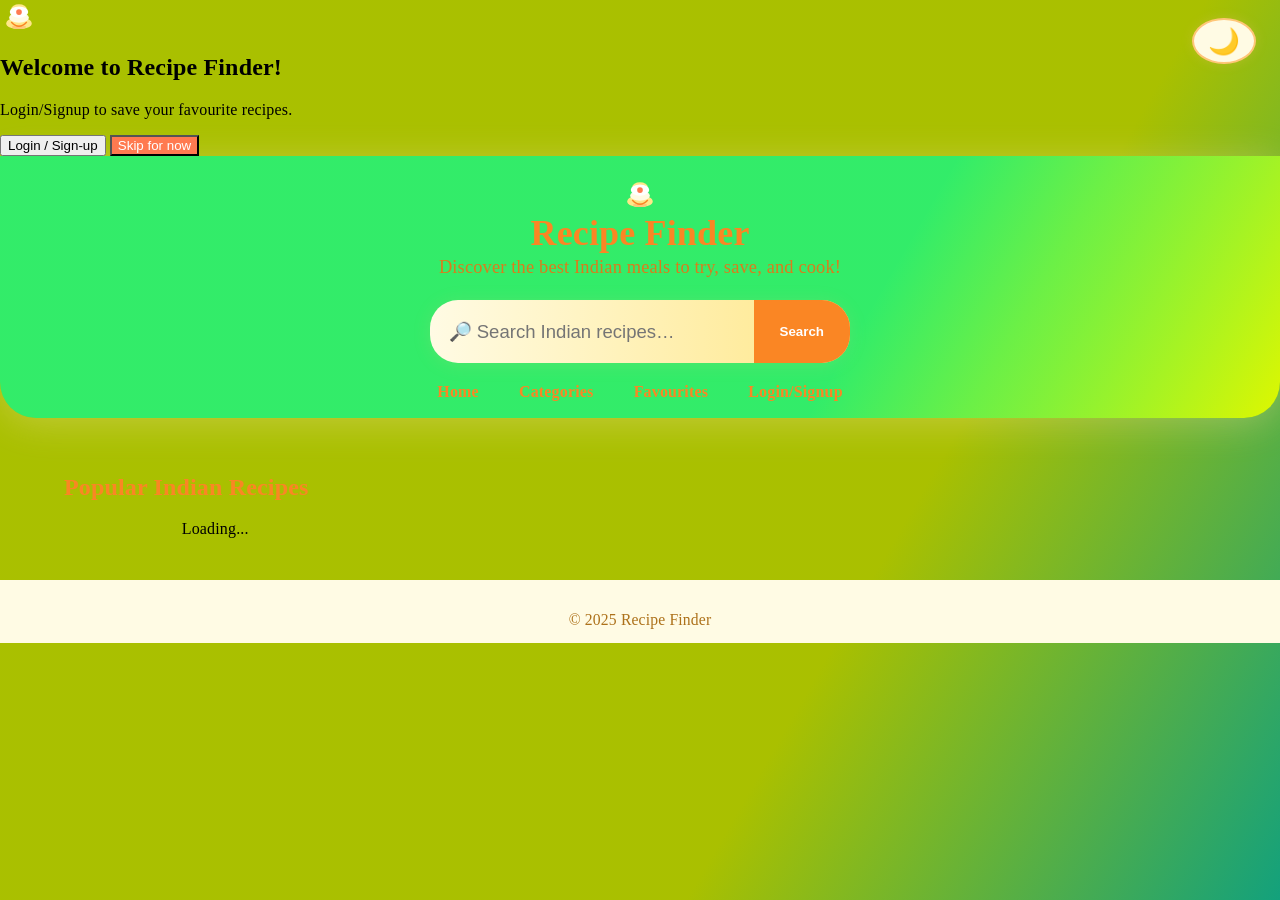
<file: index.html>
<!DOCTYPE html>
<html lang="en">
<head>
  <meta charset="UTF-8" />
  <title>Recipe Finder | Indian Favorites</title>
  <meta name="viewport" content="width=device-width,initial-scale=1">
  <link rel="stylesheet" href="styles.css" />
</head>
<body>
  
  <button id="theme-toggle" title="Switch dark/light mode">🌙</button>
 
  
  <div id="loginModal" class="modal hidden">
    <div class="modal-content">
      <span class="logo-svg"></span>
      <h2>Welcome to Recipe Finder!</h2>
      <p>Login/Signup to save your favourite recipes.</p>
      <button id="doLogin">Login / Sign-up</button>
      <button id="skipLogin" class="alt-btn">Skip for now</button>
    </div>
  </div>


  <header>
    <span class="logo-svg"></span>
    <h1>Recipe Finder</h1>
    <div class="subtitle">Discover the best Indian meals to try, save, and cook!</div>
    <div class="search-bar">
      <input type="text" id="searchInput" placeholder="🔎 Search Indian recipes…" autocomplete="off" />
      <button id="searchBtn">Search</button>
    </div>
    <nav>
      <a href="#" id="homeLink">Home</a>
      <a href="#" id="catLink">Categories</a>
      <a href="#" id="favLink">Favourites</a>
      <a href="login.html" id="loginLink">Login/Signup</a>
    </nav>
  </header>
  <main>
    <div id="categories" class="category-grid"></div>
    <h2 class="section-title">Popular Indian Recipes</h2>
    <div id="recipes" class="grid"></div>
    <div id="popup" class="hidden"></div>
  </main>
  <footer>
    © 2025 Recipe Finder
  </footer>
  <script src="script.js"></script>
</body>
</html>
</file>
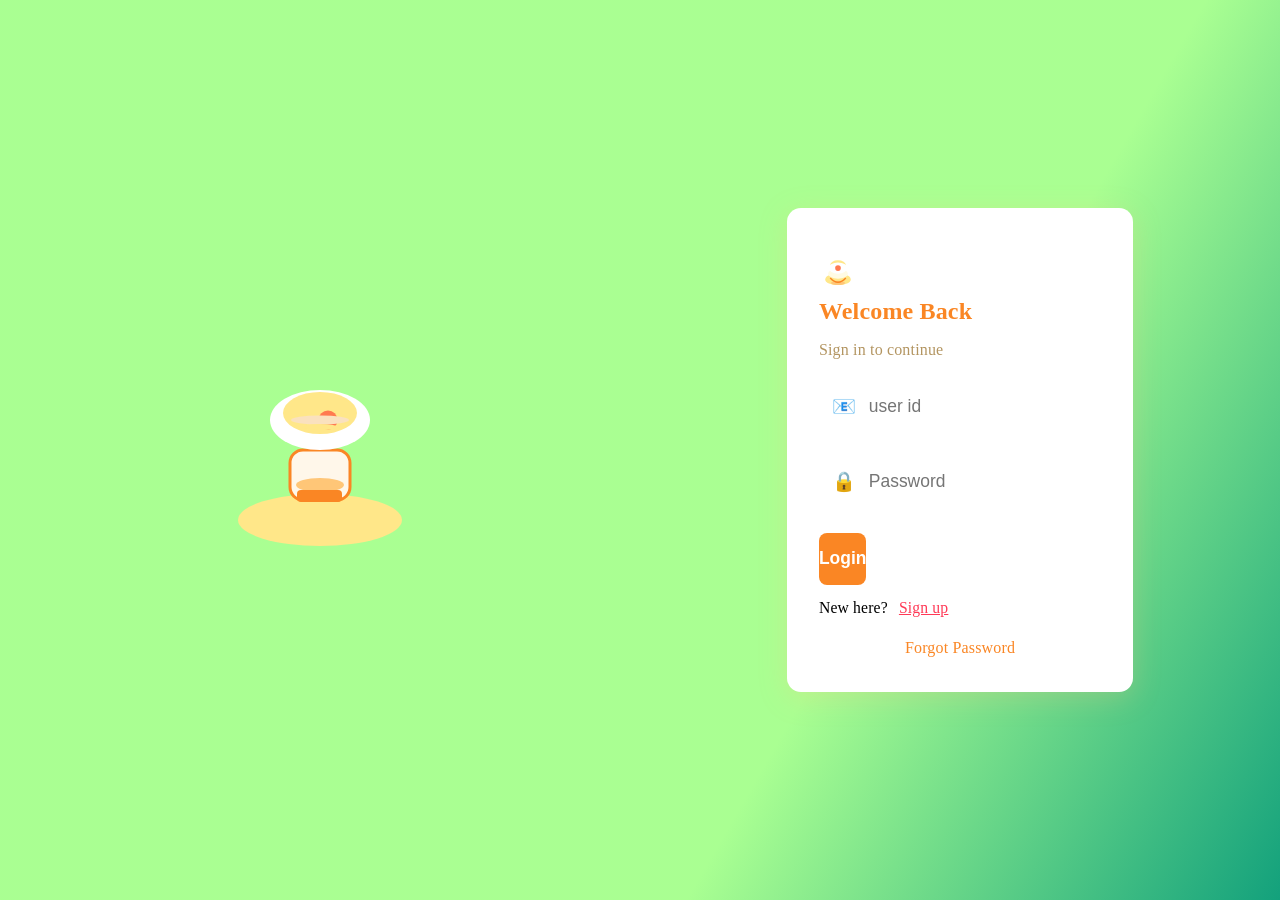
<file: login.html>
<!DOCTYPE html>
<html lang="en">
<head>
  <meta charset="UTF-8" />
  <title>Login / Signup | Recipe Finder</title>
  <meta name="viewport" content="width=device-width,initial-scale=1">
  <link rel="stylesheet" href="styles.css" />
</head>
<body class="login-split-ui">
  <div class="split-left">
    <div class="chef-art">
      <!-- Vector chef/food SVG illustration (loads instantly, no image needed!) -->
      <svg width="220" height="220" viewBox="0 0 220 220" fill="none" xmlns="http://www.w3.org/2000/svg">
        <ellipse cx="110" cy="180" rx="82" ry="26" fill="#ffe789"/>
        <rect x="80" y="110" width="60" height="50" rx="13" fill="#fff7ea" stroke="#fa8624" stroke-width="3"/>
        <ellipse cx="110" cy="80" rx="50" ry="30" fill="#fff"/>
        <ellipse cx="110" cy="73" rx="37" ry="21" fill="#ffe789"/>
        <circle cx="118" cy="80" r="9.5" fill="#ff7a50"/>
        <ellipse cx="110" cy="145" rx="24" ry="7" fill="#ffc677"/>
        <rect x="87" y="150" width="45" height="12" rx="4" fill="#fa8624"/>
        <ellipse cx="110" cy="80" rx="29" ry="4.5" fill="#fae1be"/>
        <ellipse cx="110" cy="87" rx="18" ry="3" fill="#ffe789"/>
      </svg>
    </div>
  </div>
  <div class="split-right">
    <form id="loginForm" class="auth-form">
      <span class="logo-svg"></span>
      <h2 id="authTitle">Welcome Back</h2>
      <p class="form-sub">Sign in to continue</p>
      <div class="input-group">
        <span class="input-icon">📧</span>
        <input type="text" id="username" required placeholder="user id" />
      </div>
      <div class="input-group">
        <span class="input-icon">🔒</span>
        <input type="password" id="password" required placeholder="Password" />
      </div>
      <button type="submit" id="submitBtn">Login</button>
      <div id="loginMsg"></div>
      <div class="auth-toggle">
        <span id="toggleText">New here?</span>
        <a href="#" id="toggleAuth">Sign up</a>
      </div>
      <a href="#" class="form-link">Forgot Password</a>
    </form>
  </div>
  <script>
    
    document.querySelectorAll(".logo-svg").forEach(span=>{
      span.innerHTML = `<svg width="34" height="34" xmlns="http://www.w3.org/2000/svg" viewBox="0 0 48 48" style="vertical-align:middle;"><ellipse cx="24" cy="33" rx="18" ry="8" fill="#ffe789"/><ellipse cx="24" cy="25" rx="14" ry="7" fill="#fffbe4"/><ellipse cx="24" cy="13" rx="11" ry="7" fill="#ffe789"/><ellipse cx="24" cy="17" rx="13" ry="8" fill="#fff"/><circle cx="24" cy="17" r="4" fill="#ff7a50"/><ellipse cx="24" cy="38" rx="10" ry="3" fill="#ffc677"/><path d="M13 31 Q24 43 35 31" fill="none" stroke="#fa8624" stroke-width="2"/></svg>`;
    });
    let signup = false;
    document.getElementById("toggleAuth").onclick = function(e){
      e.preventDefault();
      signup = !signup;
      document.getElementById("authTitle").innerText = signup ? "Sign Up" : "Welcome Back";
      document.querySelector(".form-sub").innerText = signup ? "Create your account" : "Sign in to continue";
      document.getElementById("submitBtn").innerText = signup ? "Sign Up" : "Login";
      document.getElementById("toggleText").textContent = signup ?"Already registered?" : "New here?";
      document.getElementById("toggleAuth").textContent = signup ? "Sign in" : "Sign up";
    };
    document.getElementById("loginForm").onsubmit = function(e){
      e.preventDefault();
      localStorage.setItem("username", document.getElementById("username").value);
      window.location.href = "index.html";
    };
  </script>
</body>
</html>
</file>
<file: styles.css>
:root {
  --accent: #ffe789;
  --accent2: #ffd277;
  --coral: #ff7a50;
  --gold: #ffc677;
  --main: #fa8624;
  --bg: linear-gradient(120deg, #37ff006d 67%, #13a17c 100%);
  --bg-dark: linear-gradient(120deg, #282a36 60%, #221818 100%);
  --card: #fff2e3;
  --card2: #fffbe4;
  --cat-accent: #fbe7a7;
  --fav: #ff3956;
  --cat-shadow: 0 2px 15px #ffe78999;
  --pop-shadow: 0 2px 18px #ffc68161;
}

body {
  background: var(--bg);
  background-color: #ff9100;
  margin: 0;
  min-height: 100vh;
  letter-spacing: 0.01em;
}

header {
  padding: 22px 0 17px 0;
  background: linear-gradient(120deg, #01ff95b4 67%, #def700 100%);
  text-align: center;
  border-radius: 0 0 36px 36px;
  box-shadow: 0 5px 38px #fae3b652;
  margin-bottom: 30px;
}

.logo-svg svg {
  vertical-align: middle;
}

h1 {
  margin: 0;
  color: var(--main);
  font-size: 2.25em;
}

.subtitle {
  color: #da7c1c;
  margin: 0.2em 0 0.6em 0;
  font-size: 1.15em;
}

.search-bar {
  background: linear-gradient(90deg, #fffbe4, #ffe789);
  max-width: 420px;
  margin: 22px auto 0 auto;
  border-radius: 28px;
  box-shadow: 0 2px 18px #ffc68125;
  display: flex;
}

#searchInput {
  border: none;
  background: transparent;
  font-size: 1.16em;
  flex: 1;
  outline: none;
  padding: 1.1em 1em;
  color: #59391b;
}

#searchBtn {
  font-weight: 700;
  background: var(--main);
  color: #fff;
  border: none;
  border-radius: 0 28px 28px 0;
  padding: 0 26px;
  cursor: pointer;
  transition: 0.19s;
}

#searchBtn:hover {
  background: var(--coral);
}

nav {
  margin-top: 20px;
}

nav a {
  color: var(--main);
  text-decoration: none;
  margin: 0 18px;
  font-weight: 700;
}

nav a:hover {
  color: var(--coral);
}

#theme-toggle {
  position: fixed;
  top: 18px;
  right: 24px;
  z-index: 999;
  background: #fffbe4;
  border: 2px solid var(--gold);
  font-size: 1.6em;
  border-radius: 50%;
  padding: 6px 14px;
  cursor: pointer;
  box-shadow: 0 0 12px #ffc68139;
}

#theme-toggle:hover {
  background: var(--main);
  color: #fff;
}

.category-grid {
  display: flex;
  flex-wrap: wrap;
  justify-content: center;
  gap: 20px;
  margin: 32px auto 24px auto;
}

.category-card {
  background: var(--cat-accent);
  border-radius: 18px;
  box-shadow: var(--cat-shadow);
  min-width: 130px;
  max-width: 200px;
  padding: 16px 26px;
  font-size: 1.13em;
  display: flex;
  align-items: center;
  cursor: pointer;
  transition: 0.18s;
}

.category-card img {
  width: 40px;
  height: 40px;
  border-radius: 12px;
  margin-right: 13px;
}

.category-card:hover {
  background: var(--coral);
  color: #fff;
}

.section-title {
  color: var(--main);
  margin-left: 5vw;
  margin-bottom: 0.8em;
}

.grid {
  display: grid;
  grid-template-columns: repeat(4, 1fr);
  gap: 32px;
  padding: 0 7vw 42px 7vw;
}

@media (max-width: 950px) {
  .grid {
    grid-template-columns: repeat(2, 1fr);
  }
}

@media (max-width: 600px) {
  .grid {
    grid-template-columns: 1fr;
  }
}

.recipe-card {
  background: var(--card);
  border-radius: 18px;
  box-shadow: var(--pop-shadow);
  padding: 23px;
  text-align: center;
  position: relative;
}

.recipe-card img {
  width: 120px;
  height: 110px;
  border-radius: 14px;
  margin-bottom: 7px;
}

.recipe-card h3 {
  margin: 9px 0 5px 0;
}

.recipe-card .tags {
  color: var(--coral);
}

.fav-icon {
  position: absolute;
  right: 24px;
  top: 21px;
  background: #fff;
  border: 2px solid var(--gold);
  font-size: 1.25em;
  border-radius: 50%;
  color: var(--fav);
  padding: 5px 7px;
  cursor: pointer;
  transition: 0.18s;
}

.fav-icon.fav-on {
  background: var(--fav);
  color: #fff;
  box-shadow: 0 2px 12px #ff395632;
}

.popup {
  position: fixed;
  top: 0;
  left: 0;
  width: 100vw;
  height: 100vh;
  background: rgba(253, 246, 230, 0.91);
  z-index: 299;
  display: flex;
  justify-content: center;
  align-items: center;
}

.popup-content {
  background: #fffaf6;
  color: #69400c;
  border-radius: 22px;
  padding: 44px 34px 30px 34px;
  text-align: center;
  min-width: 340px;
  max-width: 97vw;
  max-height: 90vh;
  overflow-y: auto;
  box-shadow: 0 2px 38px #ffedb960;
}

.popup-content img {
  width: 225px;
  border-radius: 14px;
}

.popup-content ul {
  text-align: left;
  font-size: 1.07em;
}

.popup-content .close {
  position: absolute;
  top: 18px;
  right: 30px;
  font-size: 2em;
  cursor: pointer;
  background: none;
  border: none;
}

.fav-btn,
.youtube-btn {
  padding: 0.8em 2em;
  font-weight: 700;
  border: none;
  border-radius: 9px;
  margin: 13px 7px;
  cursor: pointer;
}

.fav-btn {
  background: var(--fav);
  color: #fff;
}

.fav-btn.selected {
  background: var(--main);
  color: #fff;
}

.youtube-btn {
  background: var(--main);
  color: #fff;
}

footer {
  text-align: center;
  padding: 31px 0 14px 0;
  color: #ad711a;
  font-size: 0.98em;
  background: #fffbe4;
}

.login-split-ui {
  background: var(--bg);
  min-height: 100vh;
  display: flex;
}

.split-left {
  width: 50vw;
  display: flex;
  align-items: center;
  justify-content: center;
}

.split-right {
  width: 50vw;
  display: flex;
  align-items: center;
  justify-content: center;
}

@media (max-width: 900px) {
  .split-left,
  .split-right {
    width: 100vw;
  }
  .login-split-ui {
    flex-direction: column;
  }
}

.chef-art {
  width: 100%;
  display: flex;
  align-items: center;
  justify-content: center;
}

.auth-form {
  background: #fff;
  padding: 3em 2em 2.2em 2em;
  border-radius: 14px;
  box-shadow: 0 6px 28px #ffc68142;
  max-width: 340px;
}

.logo-svg svg {
  width: 38px;
}

.auth-form h2 {
  margin: 8px 0 0 0;
  color: var(--main);
}

.form-sub {
  color: #b39561;
  margin-bottom: 1.1em;
}

.input-group {
  display: flex;
  align-items: center;
  margin-bottom: 1em;
  border-radius: 10px;
  padding: 2px;
}

.input-icon {
  margin-left: 0.6em;
  font-size: 1.2em;
}

.auth-form input {
  background: transparent;
  border: none;
  font-size: 1.09em;
  outline: none;
  padding: 1em 0.7em;
  flex: 1;
  border-radius: 8px;
}

.auth-form button {
  background: var(--main);
  color: #fff;
  border: none;
  padding: 0.88em 0;
  font-weight: 700;
  font-size: 1.09em;
  border-radius: 8px;
  cursor: pointer;
  margin-top: 0.3em;
}

.auth-form button:hover {
  background: var(--coral);
}

.form-link {
  display: block;
  text-align: center;
  margin-top: 1.4em;
  color: var(--main);
  text-decoration: none;
}

.auth-toggle {
  font-size: 0.98em;
  margin: 0.9em 0;
}

.auth-toggle a {
  margin-left: 7px;
  text-decoration: underline;
  color: var(--fav);
}

.alt-btn {
  background: var(--coral) !important;
  color: #fff !important;
}

.hidden {
  display: none !important;
}

body.dark-mode {
  background: var(--bg-dark);
  color: #fffbe8;
}

body.dark-mode header,
body.dark-mode .split-left,
body.dark-mode .auth-form,
body.dark-mode .modal-content,
body.dark-mode .popup-content {
  background: rgba(34, 34, 36, 0.97);
}

body.dark-mode .logo-svg svg {
  filter: brightness(0.85);
}

body.dark-mode .category-card {
  background: #24242a;
  color: #ffe789;
}

body.dark-mode .category-card:hover {
  background: #363646;
}

body.dark-mode .search-bar,
body.dark-mode .input-group {
  background: #23242e;
}

body.dark-mode nav a,
body.dark-mode .section-title {
  color: #ffe789;
}

body.dark-mode .grid {
  background: none;
}

body.dark-mode .recipe-card {
  background: #22222c;
  color: #ffe789;
}

body.dark-mode .fav-icon {
  background: #23241c;
  color: #ff9b81;
  border: 2px solid #ffe789;
}

body.dark-mode .fav-icon.fav-on {
  background: #ff3956;
  color: #fff;
}

body.dark-mode .fav-btn {
  background: #ff3956;
}

body.dark-mode .fav-btn.selected {
  background: #ffe789;
  color: #333;
}

body.dark-mode .youtube-btn {
  background: #ff7a50;
}

body.dark-mode #theme-toggle {
  background: #1a1212;
  color: #ffe789;
  border: 2px solid #ffe789;
}

body.dark-mode #theme-toggle:hover {
  background: #ffe789;
  color: #222;
}

body.dark-mode footer {
  background: #23241c;
  color: #ffe789;
}
</file>
